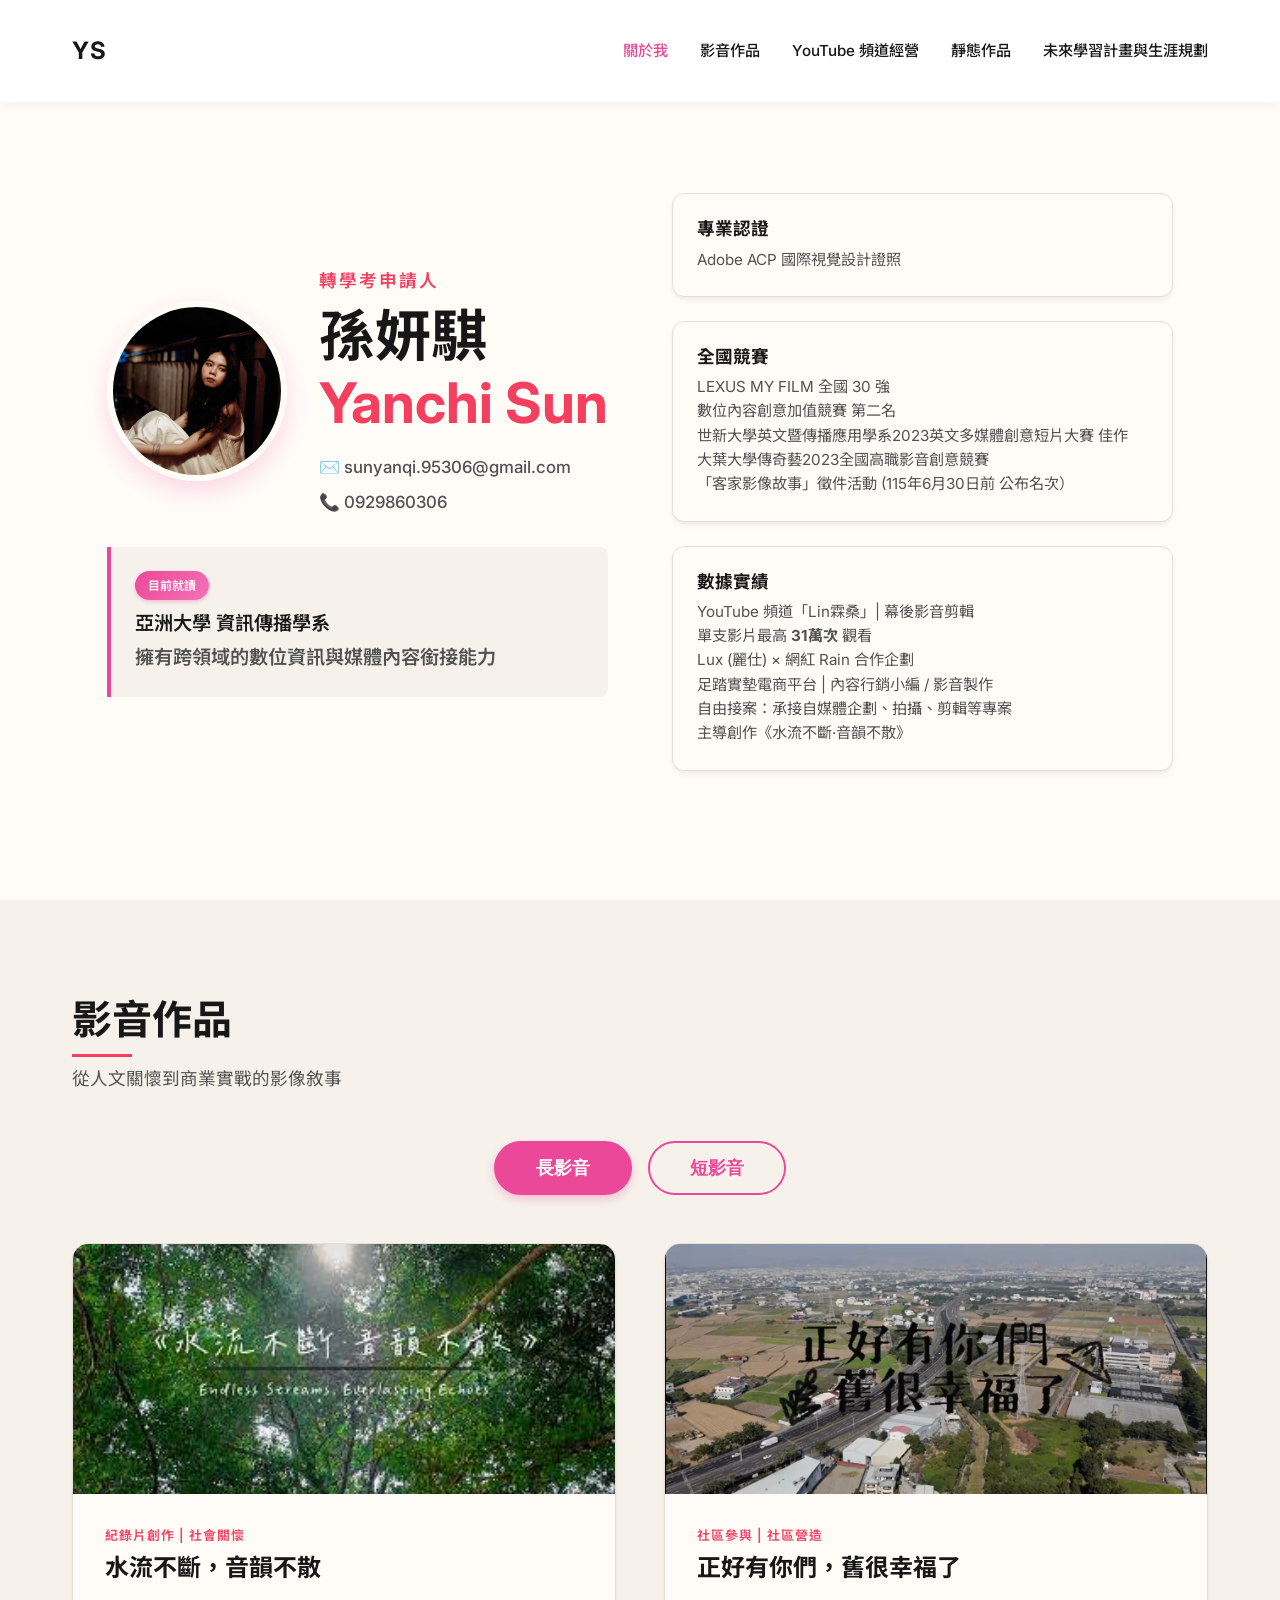
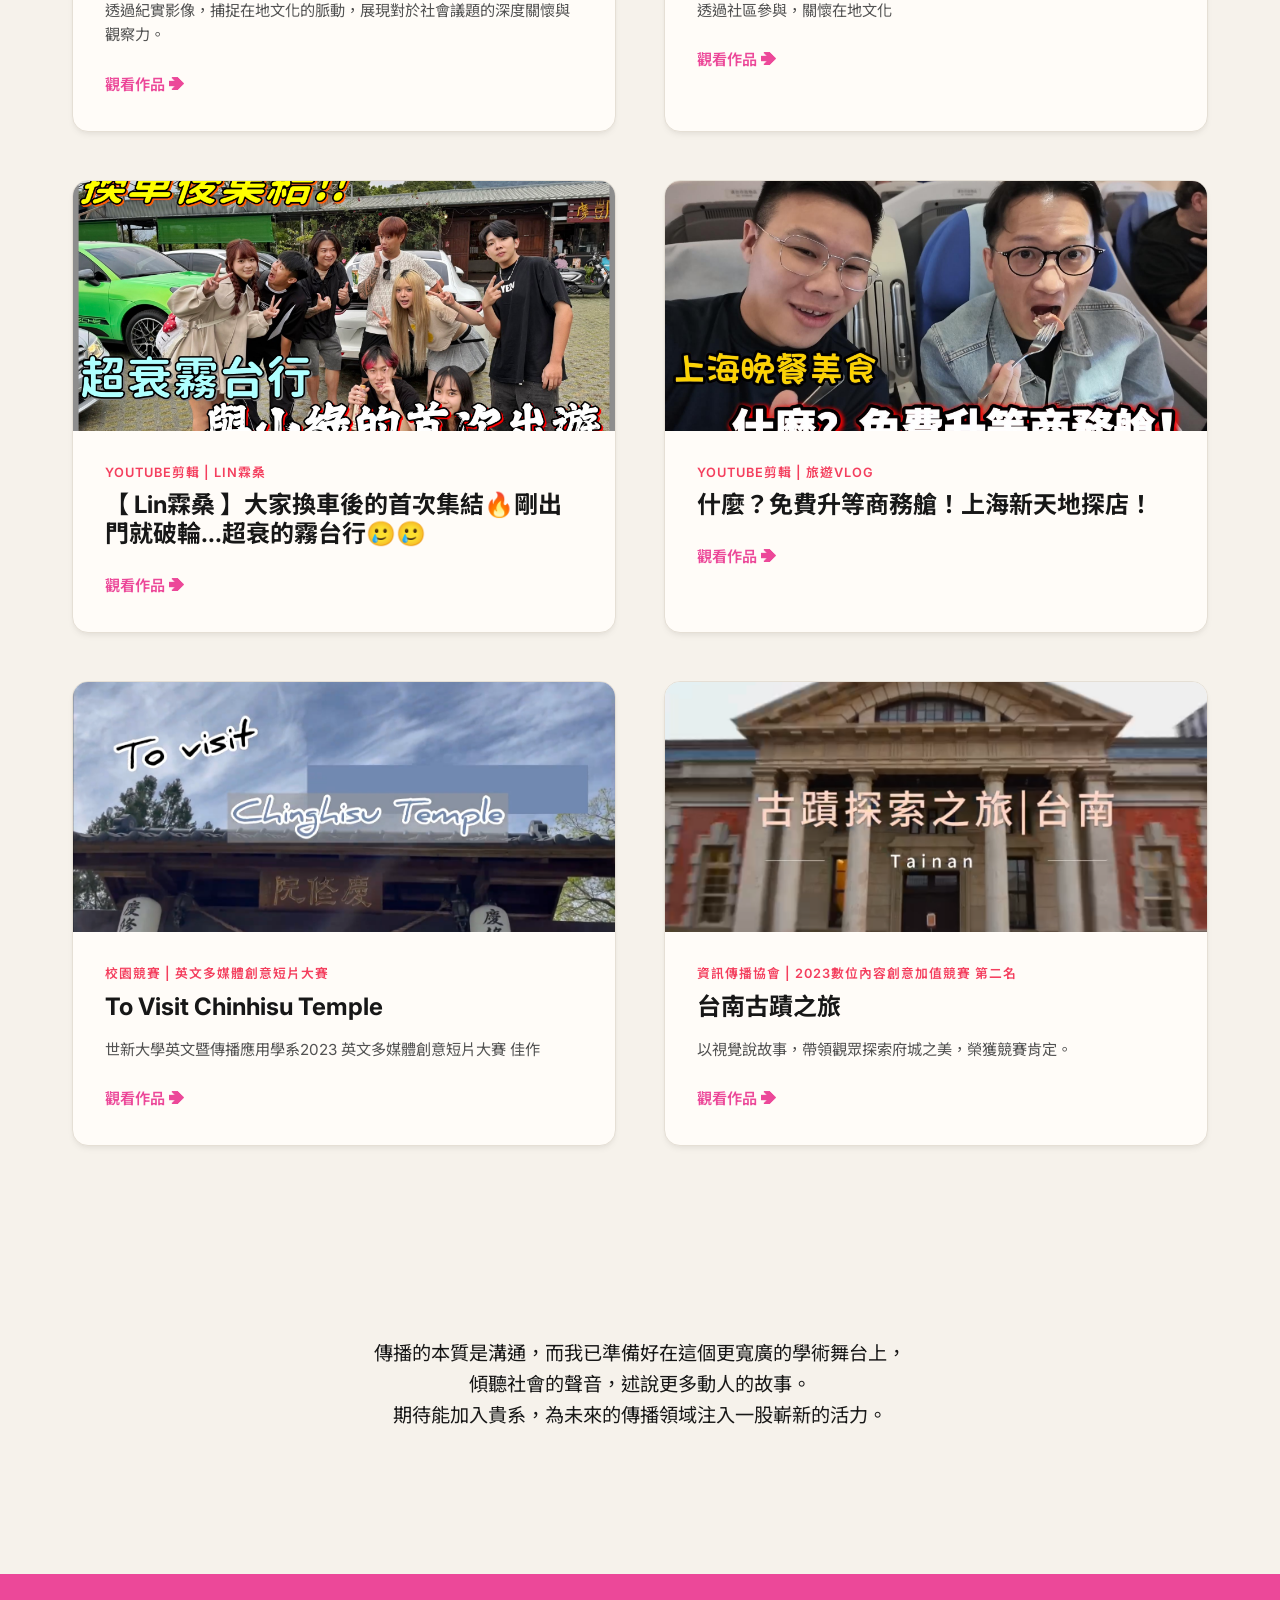
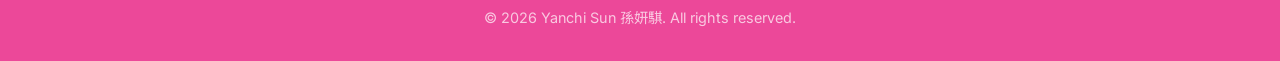
<file: index.html>
<!DOCTYPE html>
<html lang="zh-TW">

<head>
    <meta charset="UTF-8">
    <meta name="viewport" content="width=device-width, initial-scale=1.0">
    <meta name="description" content="孫妍騏 (Yanchi Sun) 個人網站">
    <title>孫妍騏 | 個人網站</title>
    <link rel="preconnect" href="https://fonts.googleapis.com">
    <link rel="preconnect" href="https://fonts.gstatic.com" crossorigin>
    <link
        href="https://fonts.googleapis.com/css2?family=Inter:wght@300;400;500;600;700&family=Noto+Sans+TC:wght@300;400;500;700&display=swap"
        rel="stylesheet">
    <link rel="stylesheet" href="style.css">
</head>

<body>
    <nav id="navbar">
        <div class="nav-container">
            <a href="index.html" class="nav-logo">YS</a>
            <ul class="nav-links">
                <li><a href="index.html#hero" style="color: var(--primary-color);">關於我</a></li>
                <li><a href="index.html#works">影音作品</a></li>
                <li><a href="youtube.html">YouTube 頻道經營</a></li>
                <li><a href="photography.html">靜態作品</a></li>
                <li><a href="sop.html">未來學習計畫與生涯規劃</a></li>
            </ul>
        </div>
    </nav>

    <!-- 1. 核心亮點 (The Candidate Profile) -->
    <section id="hero" class="section">
        <div class="container hero-container">
            <div class="hero-content reveal">
                <div class="profile-layout">
                    <div class="profile-photo">
                        <img src="photo/S__47808532.jpg" alt="孫妍騏 Yanchi Sun">
                    </div>
                    <div class="profile-text">
                        <p class="subtitle">轉學考申請人</p>
                        <h1 class="main-title">孫妍騏 <br><span class="highlight">Yanchi Sun</span></h1>
                        <div class="hero-contact">
                            <a href="mailto:sunyanqi.95306@gmail.com">✉️ sunyanqi.95306@gmail.com</a>
                            <a href="tel:0929860306">📞 0929860306</a>
                        </div>
                    </div>
                </div>
                <div class="current-bg">
                    <span class="tag">目前就讀</span>
                    <p>亞洲大學 資訊傳播學系</p>
                    <p class="tag-description">擁有跨領域的數位資訊與媒體內容銜接能力</p>
                </div>
            </div>

            <div class="hero-cards reveal reveal-delay">
                <div class="card honor-card">
                    <h3>專業認證</h3>
                    <p>Adobe ACP 國際視覺設計證照</p>
                </div>
                <div class="card honor-card">
                    <h3>全國競賽</h3>
                    <p>LEXUS MY FILM 全國 30 強</p>
                    <p>數位內容創意加值競賽 第二名</p>
                    <p>世新大學英文暨傳播應用學系2023英文多媒體創意短片大賽 佳作</p>
                    <p>大葉大學傳奇藝2023全國高職影音創意競賽</p>
                    <p>「客家影像故事」徵件活動 (115年6月30日前 公布名次） </p>
                </div>
                <div class="card honor-card">
                    <h3>數據實績</h3>
                    <p>YouTube 頻道「Lin霖桑」| 幕後影音剪輯</p>
                    <p>單支影片最高 <strong>31萬次</strong> 觀看</p>
                    <p>Lux (麗仕) × 網紅 Rain 合作企劃</p>
                    <p>足踏實墊電商平台 | 內容行銷小編 / 影音製作</p>
                    <p>自由接案：承接自媒體企劃、拍攝、剪輯等專案</p>
                    <p>主導創作《水流不斷·音韻不散》</p>
                </div>
            </div>
        </div>
    </section>

    <!-- 3. 代表作品集 (Selected Works) -->
    <section id="works" class="section bg-light">
        <div class="container">
            <h2 class="section-title reveal">影音作品</h2>
            <p class="section-subtitle reveal">從人文關懷到商業實戰的影像敘事</p>

            <div class="tabs-container reveal">
                <button class="tab-btn active" data-target="long-videos">長影音</button>
                <button class="tab-btn" data-target="short-videos">短影音</button>
            </div>

            <!-- 長影音 -->
            <div id="long-videos" class="tab-content active">
                <div class="works-grid">
                    <!-- 影視創作 2 -->
                    <div class="work-card reveal">
                        <a href="https://youtu.be/RZoBWevMnu4" target="_blank" class="work-img-wrapper"
                            style="display: block;">
                            <img src="photo/hakka.jpg" alt="水流不斷，音韻不散 側拍" class="work-img"
                                onerror="this.src='https://via.placeholder.com/600x400?text=Documentary'">
                        </a>
                        <div class="work-info">
                            <span class="work-category">紀錄片創作 | 社會關懷</span>
                            <h3>水流不斷，音韻不散</h3>
                            <p>透過紀實影像，捕捉在地文化的脈動，展現對於社會議題的深度關懷與觀察力。</p>
                            <a href="https://youtu.be/RZoBWevMnu4" target="_blank" class="work-link">觀看作品 ➔</a>
                        </div>
                    </div>

                    <!-- 影視創作 3 -->
                    <div class="work-card reveal reveal-delay">
                        <a href="https://youtu.be/hsZPQ51cXaA" target="_blank" class="work-img-wrapper"
                            style="display: block;">
                            <img src="photo/maxresdefault.jpg" alt="正好有你們，就很幸福了 側拍" class="work-img"
                                onerror="this.src='https://via.placeholder.com/600x400?text=Documentary'">
                        </a>
                        <div class="work-info">
                            <span class="work-category">社區參與 | 社區營造</span>
                            <h3>正好有你們，舊很幸福了</h3>
                            <p>透過社區參與，關懷在地文化</p>
                            <a href="https://youtu.be/hsZPQ51cXaA" target="_blank" class="work-link">觀看作品 ➔</a>
                        </div>
                    </div>

                    <!-- 影視創作 4 -->
                    <div class="work-card reveal reveal-delay">
                        <a href="https://youtu.be/P36B3Cg32gs?si=vQLxSed9Ul7kk3_l" target="_blank"
                            class="work-img-wrapper" style="display: block;">
                            <img src="photo/EP240.jpg" alt=" 【 Lin霖桑 】大家換車後的首次集結 " class="work-img"
                                onerror="this.src='https://via.placeholder.com/600x400?text=Documentary'">
                        </a>
                        <div class="work-info">
                            <span class="work-category">YouTube剪輯 | Lin霖桑</span>
                            <h3>【 Lin霖桑 】大家換車後的首次集結🔥剛出門就破輪...超衰的霧台行🥲🥲</h3>
                            <p></p>
                            <a href="https://youtu.be/P36B3Cg32gs?si=vQLxSed9Ul7kk3_l" target="_blank"
                                class="work-link">觀看作品 ➔</a>
                        </div>
                    </div>

                    <!-- 影視創作 4 -->
                    <div class="work-card reveal reveal-delay">
                        <a href="https://youtu.be/ZGSZkt3ehXA?si=nYuo4QbuztwMfJoZ" target="_blank"
                            class="work-img-wrapper" style="display: block;">
                            <img src="photo/EP01.jpg" alt="正好有你們，就很幸福了 側拍" class="work-img"
                                onerror="this.src='https://via.placeholder.com/600x400?text=Documentary'">
                        </a>
                        <div class="work-info">
                            <span class="work-category">YouTube剪輯 | 旅遊Vlog</span>
                            <h3>什麼？免費升等商務艙！上海新天地探店！</h3>
                            <p></p>
                            <a href="https://youtu.be/ZGSZkt3ehXA?si=nYuo4QbuztwMfJoZ" target="_blank"
                                class="work-link">觀看作品 ➔</a>
                        </div>
                    </div>

                    <!-- 影視創作 4 -->
                    <div class="work-card reveal">
                        <a href="https://www.youtube.com/watch?v=4s1SEfzUVJ0" target="_blank" class="work-img-wrapper"
                            style="display: block;">
                            <img src="photo/to visit.png" alt="To Visit 側拍" class="work-img"
                                onerror="this.src='https://via.placeholder.com/600x400?text=Documentary'">
                        </a>
                        <div class="work-info">
                            <span class="work-category">校園競賽 | 英文多媒體創意短片大賽</span>
                            <h3>To Visit Chinhisu Temple</h3>
                            <p>世新大學英文暨傳播應用學系2023 英文多媒體創意短片大賽 佳作</p>
                            <a href="https://www.youtube.com/watch?v=4s1SEfzUVJ0" target="_blank" class="work-link">觀看作品
                                ➔</a>
                        </div>
                    </div>

                    <!-- 影視創作 5 -->
                    <div class="work-card reveal reveal-delay">
                        <a href="https://youtu.be/RTnHp5DnC_Y" target="_blank" class="work-img-wrapper"
                            style="display: block;">
                            <img src="photo/tainan.png" alt="台南古蹟之旅 側拍" class="work-img"
                                onerror="this.src='https://via.placeholder.com/600x400?text=Documentary'">
                        </a>
                        <div class="work-info">
                            <span class="work-category">資訊傳播協會 | 2023數位內容創意加值競賽 第二名</span>
                            <h3>台南古蹟之旅</h3>
                            <p>以視覺說故事，帶領觀眾探索府城之美，榮獲競賽肯定。</p>
                            <a href="https://youtu.be/RTnHp5DnC_Y" target="_blank" class="work-link">觀看作品
                                ➔</a>
                        </div>
                    </div>
                </div>
            </div>


            <!-- 短影音 -->
            <div id="short-videos" class="tab-content">
                <div class="works-grid">
                    <!-- 影視創作 1 -->
                    <div class="work-card reveal">
                        <a href="https://www.instagram.com/reel/DIVXjulz5CI/?igsh=Mm1iMHo1cGNzeHE0" target="_blank"
                            class="work-img-wrapper" style="display: block;">
                            <img src="photo/LEXUS MY FILM.png" alt="我主張不服輸的價值 側拍" class="work-img"
                                onerror="this.src='https://via.placeholder.com/600x400?text=Lexus+Project'">
                        </a>
                        <div class="work-info">
                            <span class="work-category">影視創作 | LEXUS 入圍作品</span>
                            <h3>我主張不服輸的價值</h3>
                            <p>展現影像敘事張力，深刻描繪不屈不撓的精神，獲得 LEXUS MY FILM 全國 30 強肯定。</p>
                            <a href="https://www.instagram.com/reel/DIVXjulz5CI/?igsh=Mm1iMHo1cGNzeHE0" target="_blank"
                                class="work-link">觀看作品 ➔</a>
                        </div>
                    </div>

                    <!-- 商業行銷 -->
                    <div class="work-card reveal reveal-delay">
                        <a href="https://youtube.com/shorts/w4gEf8f7yV8?feature=share" target="_blank"
                            class="work-img-wrapper" style="display: block;">
                            <img src="photo/IMG_3236.jpg" alt="LUX 麗仕 x 網紅合作案 側拍" class="work-img"
                                onerror="this.src='https://via.placeholder.com/600x400?text=Commercial+Project'">
                        </a>
                        <div class="work-info">
                            <span class="work-category">商業行銷 | 執行</span>
                            <h3>LUX 麗仕 x 網紅合作案</h3>
                            <p>展現後製剪輯的獨立製作能力，並透過流量數據優化內容效益。</p>
                            <a href="https://youtube.com/shorts/w4gEf8f7yV8?feature=share" target="_blank"
                                class="work-link">觀看作品 ➔</a>
                        </div>
                    </div>

                    <!-- 影視創作 2 -->
                    <div class="work-card reveal">
                        <a href="https://www.instagram.com/reel/DKgUiZzT_wP/?igsh=ODBxYmxlM25sOGg3" target="_blank"
                            class="work-img-wrapper" style="display: block;">
                            <img src="photo/131531.png" alt="明月堂是血汗工廠 側拍" class="work-img"
                                onerror="this.src='https://via.placeholder.com/600x400?text=Lexus+Project'">
                        </a>
                        <div class="work-info">
                            <span class="work-category">影視創作 | 明月堂</span>
                            <h3>明月堂是血汗工廠</h3>
                            <p>以寫實的視角剖析職場文化，探討老闆對於自家產品品質的堅持。</p>
                            <a href="https://www.instagram.com/reel/DKgUiZzT_wP/?igsh=ODBxYmxlM25sOGg3" target="_blank"
                                class="work-link">觀看作品 ➔</a>
                        </div>
                    </div>

                    <!-- 影視創作 3 -->
                    <div class="work-card reveal">
                        <a href="https://www.instagram.com/reel/DIlYsPBTLEi/?igsh=YjN6Ym5raHdycnc0" target="_blank"
                            class="work-img-wrapper" style="display: block;">
                            <img src="photo/132745.png" alt="民宿日常 孫腫來了!! 側拍" class="work-img"
                                onerror="this.src='https://via.placeholder.com/600x400?text=Lexus+Project'">
                        </a>
                        <div class="work-info">
                            <span class="work-category">影視創作 | Tony的民宿日常</span>
                            <h3>民宿日常 孫腫來了!!</h3>
                            <p>本來以為孫腫答不出來，沒想到我賠了夫人又折兵。</p>
                            <a href="https://www.instagram.com/reel/DIlYsPBTLEi/?igsh=YjN6Ym5raHdycnc0" target="_blank"
                                class="work-link">觀看作品 ➔</a>
                        </div>
                    </div>

                    <!-- 影視創作 4 -->
                    <div class="work-card reveal">
                        <a href="https://youtube.com/shorts/SXCgfeTNXOU?feature=share" target="_blank"
                            class="work-img-wrapper" style="display: block;">
                            <img src="photo/01.jpg" alt="慈雲寶塔 側拍" class="work-img"
                                onerror="this.src='https://via.placeholder.com/600x400?text=Lexus+Project'">
                        </a>
                        <div class="work-info">
                            <span class="work-category">影視創作 | 慈雲寶塔</span>
                            <h3>慈雲寶塔</h3>
                            <p>慈雲寶塔到底厲害在哪裡？</p>
                            <a href="https://youtube.com/shorts/SXCgfeTNXOU?feature=share" target="_blank"
                                class="work-link">觀看作品 ➔</a>
                        </div>
                    </div>

                    <!-- 影視創作 5 -->
                    <div class="work-card reveal">
                        <a href="https://youtube.com/shorts/UiXe-c9vTCw?feature=share" target="_blank"
                            class="work-img-wrapper" style="display: block;">
                            <img src="photo/ep02.jpg" alt="高雄蘭美達 側拍" class="work-img"
                                onerror="this.src='https://via.placeholder.com/600x400?text=Lexus+Project'">
                        </a>
                        <div class="work-info">
                            <span class="work-category">影視創作 | 高雄蘭美達</span>
                            <h3>高雄蘭美達快問快答</h3>
                            <p>騎這台經典車出門，被貼滿便利貼?</p>
                            <a href="https://youtube.com/shorts/UiXe-c9vTCw?feature=share" target="_blank"
                                class="work-link">觀看作品 ➔</a>
                        </div>
                    </div>

                </div>
            </div>
        </div>
    </section>

    <!-- 5. 結語與聯繫 (Closing Statement) -->
    <section id="contact" class="section bg-light">
        <div class="container text-center reveal">
            <p class="closing-text">
                傳播的本質是溝通，而我已準備好在這個更寬廣的學術舞台上，<br>
                傾聽社會的聲音，述說更多動人的故事。<br>
                期待能加入貴系，為未來的傳播領域注入一股嶄新的活力。
            </p>
        </div>
    </section>

    <footer>
        <div class="container">
            <p>&copy; 2026 Yanchi Sun 孫妍騏. All rights reserved.</p>
        </div>
    </footer>

    <script src="script.js"></script>
</body>

</html>
</file>
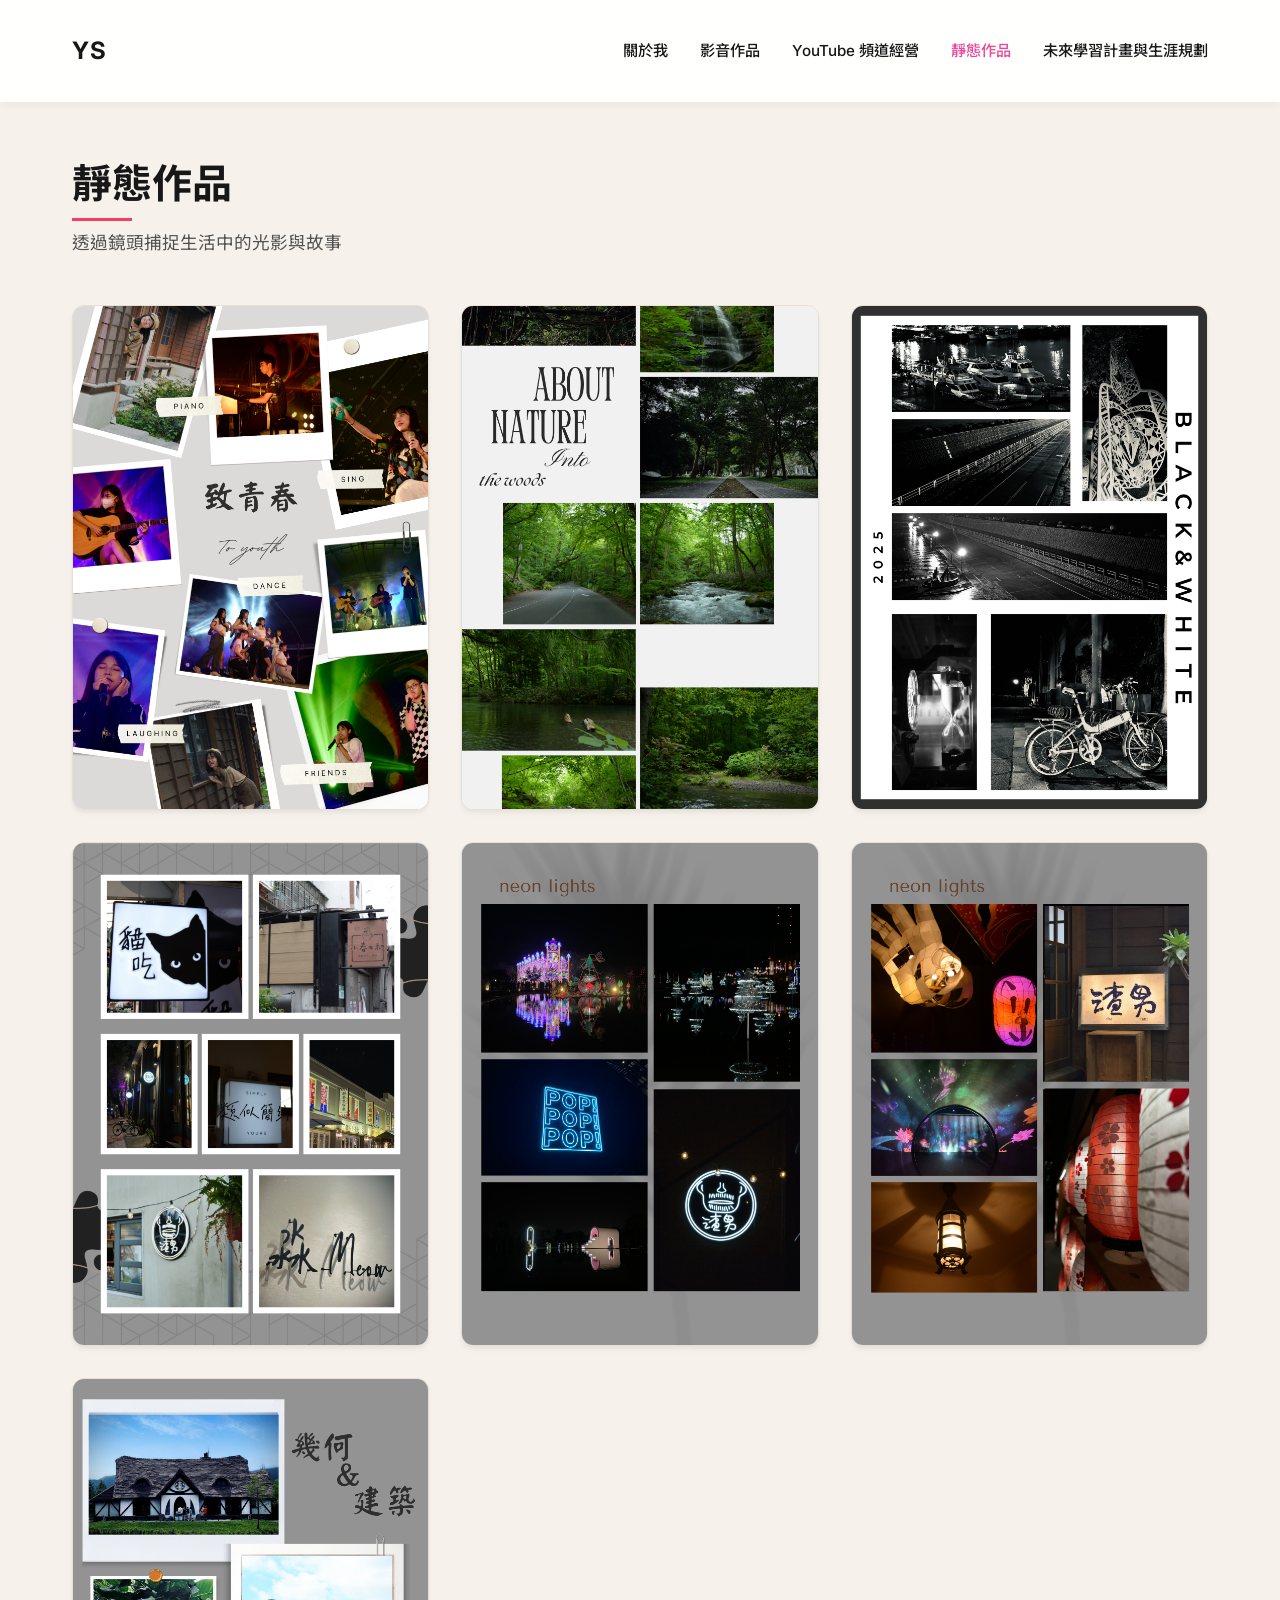
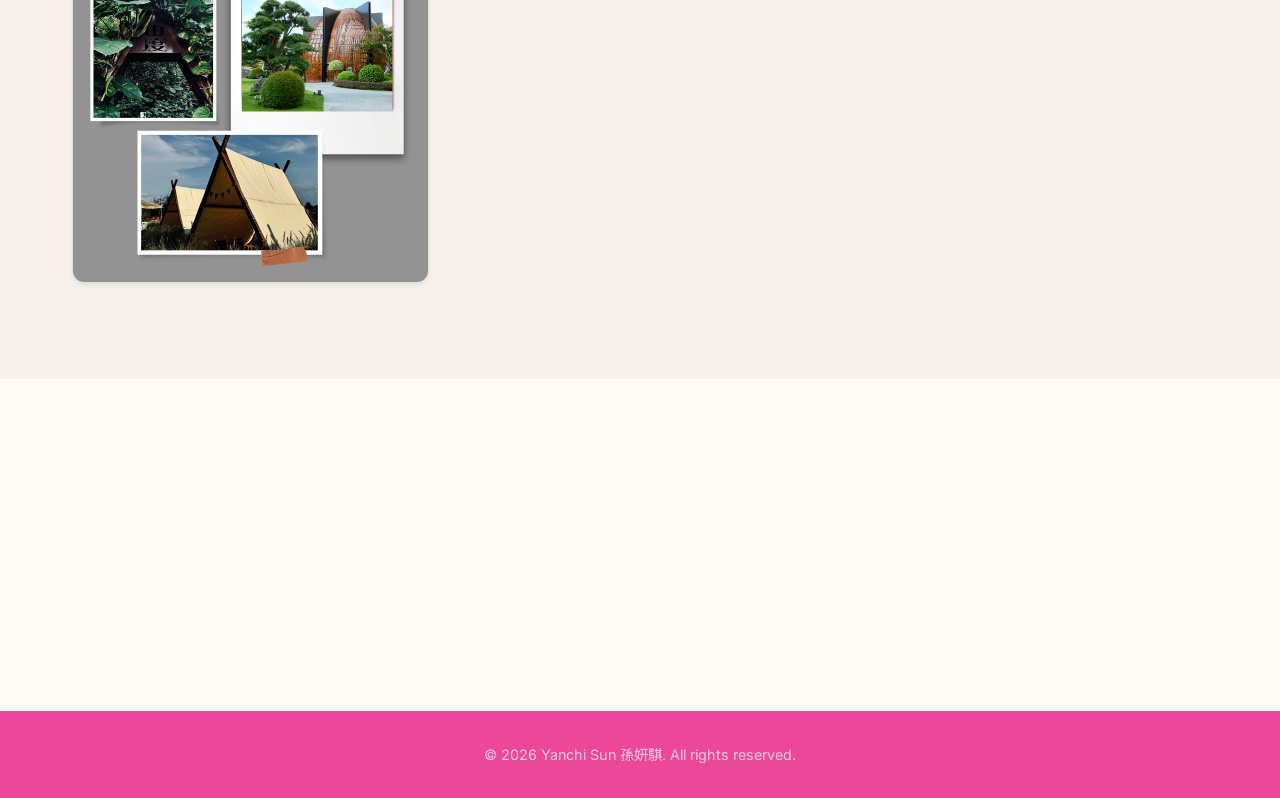
<file: photography.html>
<!DOCTYPE html>
<html lang="zh-TW">

<head>
    <meta charset="UTF-8">
    <meta name="viewport" content="width=device-width, initial-scale=1.0">
    <meta name="description" content="孫妍騏 (Yanchi Sun) 轉學考個人網站 - 大眾傳播學系申請">
    <title>靜態作品 | 孫妍騏 Yanchi Sun</title>
    <link rel="preconnect" href="https://fonts.googleapis.com">
    <link rel="preconnect" href="https://fonts.gstatic.com" crossorigin>
    <link
        href="https://fonts.googleapis.com/css2?family=Inter:wght@300;400;500;600;700&family=Noto+Sans+TC:wght@300;400;500;700&display=swap"
        rel="stylesheet">
    <link rel="stylesheet" href="style.css">
</head>

<body>
    <nav id="navbar">
        <div class="nav-container">
            <a href="index.html" class="nav-logo">YS</a>
            <ul class="nav-links">
                <li><a href="index.html#hero">關於我</a></li>
                <li><a href="index.html#works">影音作品</a></li>
                <li><a href="youtube.html">YouTube 頻道經營</a></li>
                <li><a href="photography.html" style="color: var(--primary-color);">靜態作品</a></li>
                <li><a href="sop.html">未來學習計畫與生涯規劃</a></li>
            </ul>
        </div>
    </nav>

    <!-- 攝影集 (Photography) -->
    <section id="photography" class="section bg-light" style="padding-top: 10rem; min-height: 80vh;">
        <div class="container">
            <h2 class="section-title reveal">靜態作品</h2>
            <p class="section-subtitle reveal">透過鏡頭捕捉生活中的光影與故事</p>

            <div class="photography-grid">
                <div class="photo-card reveal">
                    <img src="photo/photography/18.png" alt="攝影集作品 1">
                </div>
                <div class="photo-card reveal reveal-delay">
                    <img src="photo/photography/19.png" alt="攝影集作品 2">
                </div>
                <div class="photo-card reveal reveal-delay-2">
                    <img src="photo/photography/20.png" alt="攝影集作品 3">
                </div>
                <div class="photo-card reveal">
                    <img src="photo/photography/21.png" alt="攝影集作品 4">
                </div>
                <div class="photo-card reveal reveal-delay">
                    <img src="photo/photography/22.png" alt="攝影集作品 5">
                </div>
                <div class="photo-card reveal reveal-delay-2">
                    <img src="photo/photography/23.png" alt="攝影集作品 6">
                </div>
                <div class="photo-card reveal">
                    <img src="photo/photography/24.png" alt="攝影集作品 7">
                </div>
            </div>
        </div>
    </section>

    <!-- 5. 結語與聯繫 (Closing Statement) -->
    <section id="contact" class="section">
        <div class="container text-center reveal">
            <p class="closing-text">
                傳播的本質是溝通，而我已準備好在這個更寬廣的學術舞台上，<br>
                傾聽社會的聲音，述說更多動人的故事。<br>
                期待能加入貴系，為未來的傳播領域注入一股嶄新的活力。
            </p>
        </div>
    </section>

    <footer>
        <div class="container">
            <p>&copy; 2026 Yanchi Sun 孫妍騏. All rights reserved.</p>
        </div>
    </footer>

    <script src="script.js"></script>
</body>

</html>
</file>
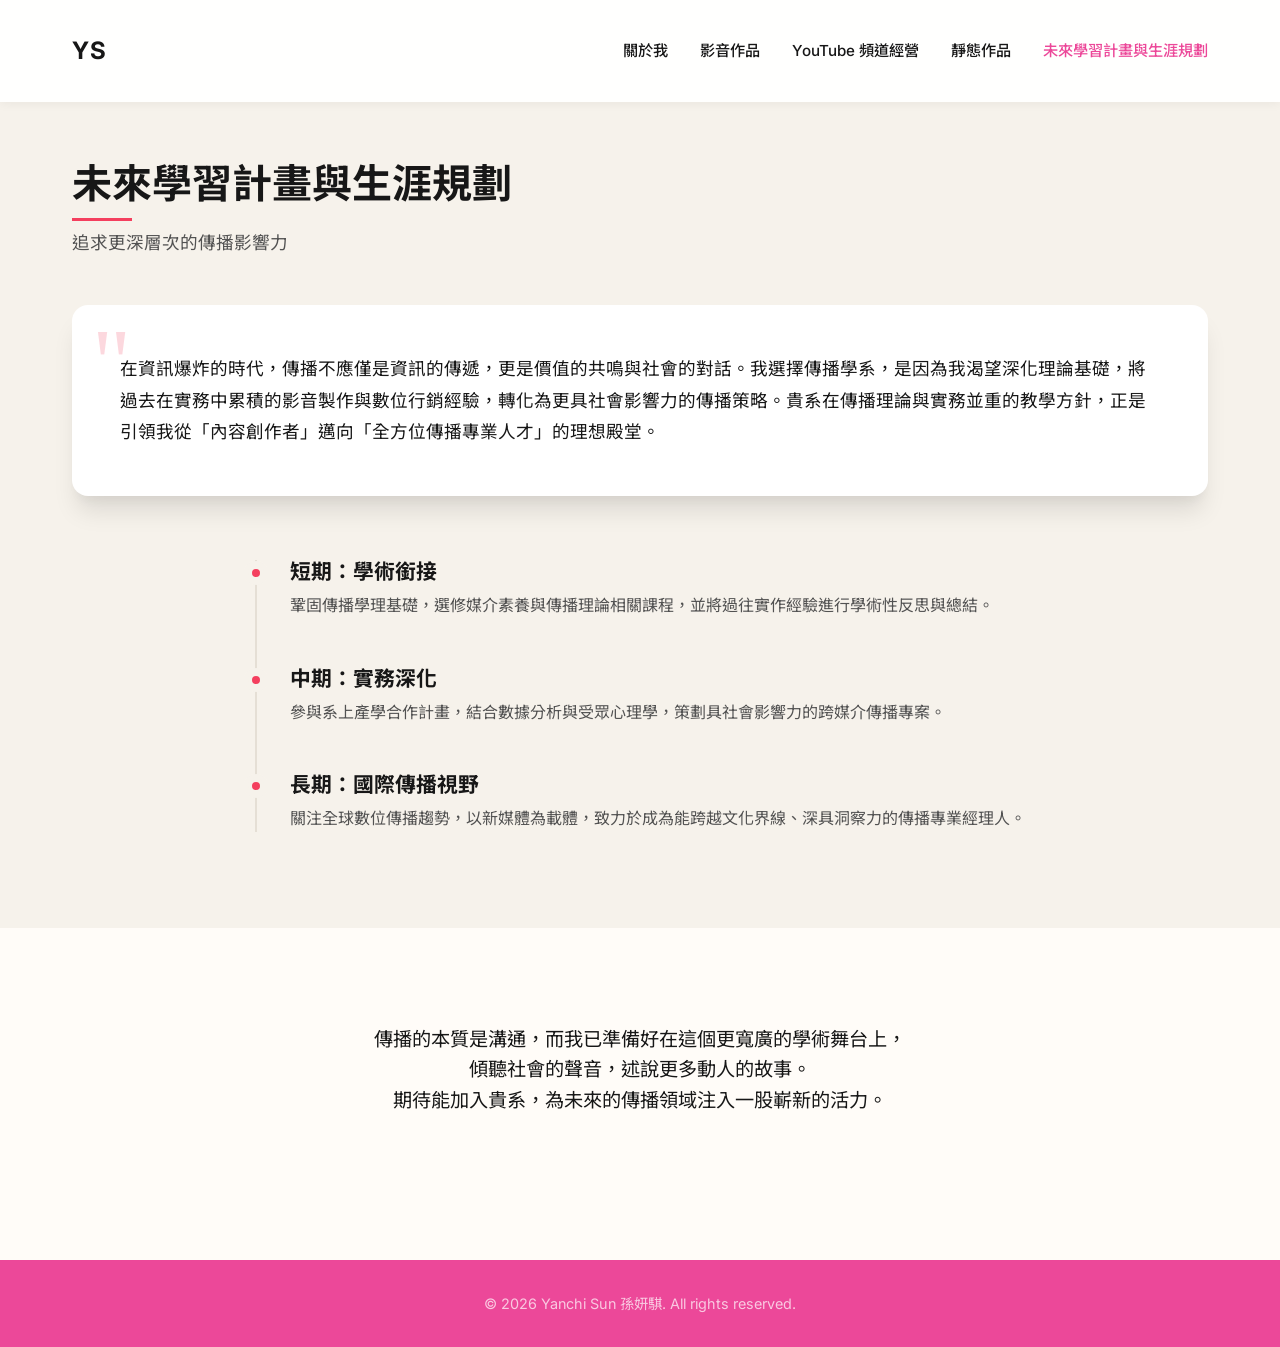
<file: sop.html>
<!DOCTYPE html>
<html lang="zh-TW">

<head>
    <meta charset="UTF-8">
    <meta name="viewport" content="width=device-width, initial-scale=1.0">
    <meta name="description" content="孫妍騏 (Yanchi Sun) 轉學考個人網站 - 大眾傳播學系申請">
    <title>未來學習計畫與生涯規劃 | 孫妍騏 Yanchi Sun</title>
    <link rel="preconnect" href="https://fonts.googleapis.com">
    <link rel="preconnect" href="https://fonts.gstatic.com" crossorigin>
    <link
        href="https://fonts.googleapis.com/css2?family=Inter:wght@300;400;500;600;700&family=Noto+Sans+TC:wght@300;400;500;700&display=swap"
        rel="stylesheet">
    <link rel="stylesheet" href="style.css">
</head>

<body>
    <nav id="navbar">
        <div class="nav-container">
            <a href="index.html" class="nav-logo">YS</a>
            <ul class="nav-links">
                <li><a href="index.html#hero">關於我</a></li>
                <li><a href="index.html#works">影音作品</a></li>
                <li><a href="youtube.html">YouTube 頻道經營</a></li>
                <li><a href="photography.html">靜態作品</a></li>
                <li><a href="sop.html" style="color: var(--primary-color);">未來學習計畫與生涯規劃</a></li>
            </ul>
        </div>
    </nav>

    <!-- 2. 學習動機與計畫 (Statement of Purpose) -->
    <section id="sop" class="section bg-light" style="padding-top: 10rem; min-height: 80vh;">
        <div class="container">
            <h2 class="section-title reveal">未來學習計畫與生涯規劃</h2>
            <p class="section-subtitle reveal">追求更深層次的傳播影響力</p>

            <div class="motivation-box reveal">
                <p>在資訊爆炸的時代，傳播不應僅是資訊的傳遞，更是價值的共鳴與社會的對話。我選擇傳播學系，是因為我渴望深化理論基礎，將過去在實務中累積的影音製作與數位行銷經驗，轉化為更具社會影響力的傳播策略。貴系在傳播理論與實務並重的教學方針，正是引領我從「內容創作者」邁向「全方位傳播專業人才」的理想殿堂。
                </p>
            </div>

            <div class="timeline reveal">
                <div class="timeline-item">
                    <div class="timeline-dot"></div>
                    <div class="timeline-content">
                        <h3>短期：學術銜接</h3>
                        <p>鞏固傳播學理基礎，選修媒介素養與傳播理論相關課程，並將過往實作經驗進行學術性反思與總結。</p>
                    </div>
                </div>
                <div class="timeline-item">
                    <div class="timeline-dot"></div>
                    <div class="timeline-content">
                        <h3>中期：實務深化</h3>
                        <p>參與系上產學合作計畫，結合數據分析與受眾心理學，策劃具社會影響力的跨媒介傳播專案。</p>
                    </div>
                </div>
                <div class="timeline-item">
                    <div class="timeline-dot"></div>
                    <div class="timeline-content">
                        <h3>長期：國際傳播視野</h3>
                        <p>關注全球數位傳播趨勢，以新媒體為載體，致力於成為能跨越文化界線、深具洞察力的傳播專業經理人。</p>
                    </div>
                </div>
            </div>
        </div>
    </section>

    <!-- 5. 結語與聯繫 (Closing Statement) -->
    <section id="contact" class="section">
        <div class="container text-center reveal">
            <p class="closing-text">
                傳播的本質是溝通，而我已準備好在這個更寬廣的學術舞台上，<br>
                傾聽社會的聲音，述說更多動人的故事。<br>
                期待能加入貴系，為未來的傳播領域注入一股嶄新的活力。
            </p>
        </div>
    </section>

    <footer>
        <div class="container">
            <p>&copy; 2026 Yanchi Sun 孫妍騏. All rights reserved.</p>
        </div>
    </footer>

    <script src="script.js"></script>
</body>

</html>
</file>
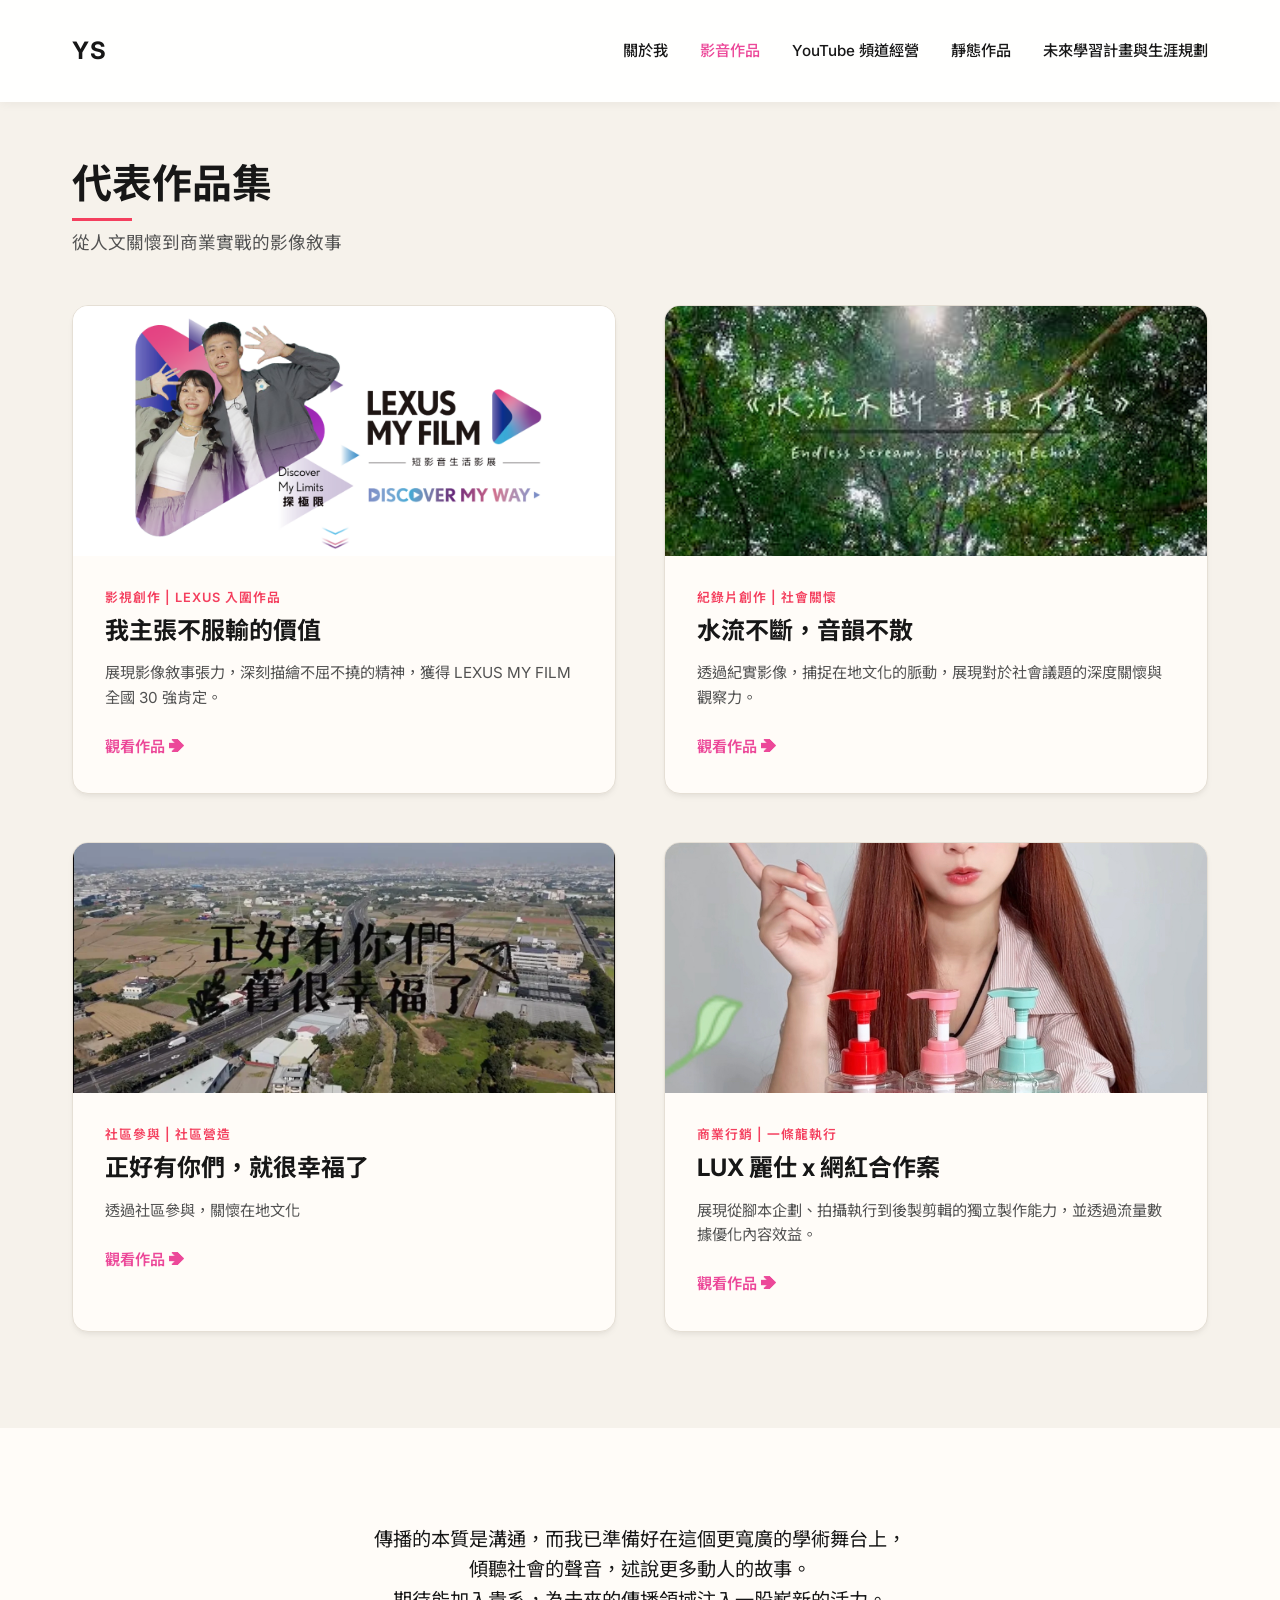
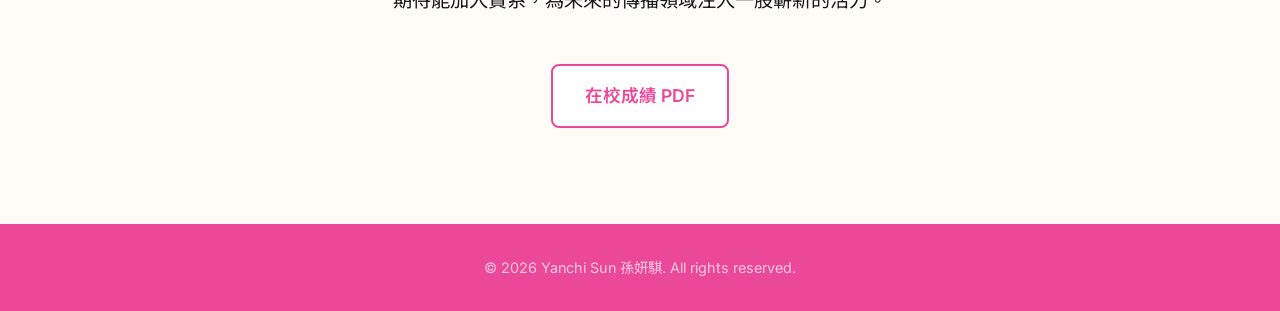
<file: works.html>
<!DOCTYPE html>
<html lang="zh-TW">

<head>
    <meta charset="UTF-8">
    <meta name="viewport" content="width=device-width, initial-scale=1.0">
    <meta name="description" content="孫妍騏 (Yanchi Sun) 轉學考個人網站 - 大眾傳播學系申請">
    <title>代表作品集 | 孫妍騏 Yanchi Sun</title>
    <link rel="preconnect" href="https://fonts.googleapis.com">
    <link rel="preconnect" href="https://fonts.gstatic.com" crossorigin>
    <link
        href="https://fonts.googleapis.com/css2?family=Inter:wght@300;400;500;600;700&family=Noto+Sans+TC:wght@300;400;500;700&display=swap"
        rel="stylesheet">
    <link rel="stylesheet" href="style.css">
</head>

<body>
    <nav id="navbar">
        <div class="nav-container">
            <a href="index.html" class="nav-logo">YS</a>
            <ul class="nav-links">
                <li><a href="index.html">關於我</a></li>
                <li><a href="works.html" style="color: var(--primary-color);">影音作品</a></li>
                <li><a href="youtube.html">YouTube 頻道經營</a></li>
                <li><a href="photography.html">靜態作品</a></li>
                <li><a href="sop.html">未來學習計畫與生涯規劃</a></li>
            </ul>
        </div>
    </nav>

    <!-- 3. 代表作品集 (Selected Works) -->
    <section id="works" class="section bg-light" style="padding-top: 10rem; min-height: 80vh;">
        <div class="container">
            <h2 class="section-title reveal">代表作品集</h2>
            <p class="section-subtitle reveal">從人文關懷到商業實戰的影像敘事</p>

            <div class="works-grid">
                <!-- 影視創作 1 -->
                <div class="work-card reveal">
                    <a href="https://www.instagram.com/reel/DIVXjulz5CI/?igsh=Mm1iMHo1cGNzeHE0" target="_blank"
                        class="work-img-wrapper" style="display: block;">
                        <img src="photo/LEXUS MY FILM.png" alt="我主張不服輸的價值 側拍" class="work-img"
                            onerror="this.src='https://via.placeholder.com/600x400?text=Lexus+Project'">
                    </a>
                    <div class="work-info">
                        <span class="work-category">影視創作 | LEXUS 入圍作品</span>
                        <h3>我主張不服輸的價值</h3>
                        <p>展現影像敘事張力，深刻描繪不屈不撓的精神，獲得 LEXUS MY FILM 全國 30 強肯定。</p>
                        <a href="https://www.instagram.com/reel/DIVXjulz5CI/?igsh=Mm1iMHo1cGNzeHE0" target="_blank"
                            class="work-link">觀看作品 ➔</a>
                    </div>
                </div>

                <!-- 影視創作 2 -->
                <div class="work-card reveal reveal-delay">
                    <a href="https://youtu.be/RZoBWevMnu4" target="_blank" class="work-img-wrapper"
                        style="display: block;">
                        <img src="photo/hakka.jpg" alt="水流不斷，音韻不散 側拍" class="work-img"
                            onerror="this.src='https://via.placeholder.com/600x400?text=Documentary'">
                    </a>
                    <div class="work-info">
                        <span class="work-category">紀錄片創作 | 社會關懷</span>
                        <h3>水流不斷，音韻不散</h3>
                        <p>透過紀實影像，捕捉在地文化的脈動，展現對於社會議題的深度關懷與觀察力。</p>
                        <a href="https://youtu.be/RZoBWevMnu4" target="_blank" class="work-link">觀看作品 ➔</a>
                    </div>
                </div>

                <!-- 影視創作 3 -->
                <div class="work-card reveal reveal-delay">
                    <a href="https://youtu.be/hsZPQ51cXaA" target="_blank" class="work-img-wrapper"
                        style="display: block;">
                        <img src="photo/maxresdefault.jpg" alt="正好有你們，就很幸福了 側拍" class="work-img"
                            onerror="this.src='https://via.placeholder.com/600x400?text=Documentary'">
                    </a>
                    <div class="work-info">
                        <span class="work-category">社區參與 | 社區營造</span>
                        <h3>正好有你們，就很幸福了</h3>
                        <p>透過社區參與，關懷在地文化</p>
                        <a href="https://youtu.be/hsZPQ51cXaA" target="_blank" class="work-link">觀看作品 ➔</a>
                    </div>
                </div>

                <!-- 商業行銷 -->
                <div class="work-card reveal">
                    <a href="https://drive.google.com/file/d/1Ou9dTj-z28VEyemb1RxglheNagubTJNL/view" target="_blank"
                        class="work-img-wrapper" style="display: block;">
                        <img src="photo/IMG_3236.jpg" alt="LUX 麗仕 x 網紅合作案 側拍" class="work-img"
                            onerror="this.src='https://via.placeholder.com/600x400?text=Commercial+Project'">
                    </a>
                    <div class="work-info">
                        <span class="work-category">商業行銷 | 一條龍執行</span>
                        <h3>LUX 麗仕 x 網紅合作案</h3>
                        <p>展現從腳本企劃、拍攝執行到後製剪輯的獨立製作能力，並透過流量數據優化內容效益。</p>
                        <a href="https://drive.google.com/file/d/1Ou9dTj-z28VEyemb1RxglheNagubTJNL/view" target="_blank"
                            class="work-link">觀看作品 ➔</a>
                    </div>
                </div>
            </div>
        </div>
    </section>

    <!-- 5. 結語與聯繫 (Closing Statement) -->
    <section id="contact" class="section">
        <div class="container text-center reveal">
            <p class="closing-text">
                傳播的本質是溝通，而我已準備好在這個更寬廣的學術舞台上，<br>
                傾聽社會的聲音，述說更多動人的故事。<br>
                期待能加入貴系，為未來的傳播領域注入一股嶄新的活力。
            </p>

            <div class="action-buttons">
                <a href="茲證明本校.pdf" target="_blank" class="btn btn-secondary">
                    在校成績 PDF
                </a>
            </div>
        </div>
    </section>

    <footer>
        <div class="container">
            <p>&copy; 2026 Yanchi Sun 孫妍騏. All rights reserved.</p>
        </div>
    </footer>

    <script src="script.js"></script>
</body>

</html>
</file>
<file: style.css>
:root {
    --primary-color: #ec4899;    /* 亮玫瑰粉 - 活潑且具親和力 */
    --accent-color: #f43f5e;     /* 櫻桃/珊瑚紅 - 重點強調 */
    --accent-light: #fbcfe8;     /* 淺粉色 */
    --bg-white: #fffcf8;         /* 偏暖的米白，取代刺眼的純白 */
    --bg-light: #f6f2eb;         /* 溫潤質感的米色/燕麥色背景 */
    --text-main: #171717;        /* 極深灰色（接近純黑），提升閱讀舒適度 */
    --text-light: #525252;       /* 深灰色（次要文字） */
    --border-color: #e5dfd5;     /* 配合米色背景調整邊框顏色 */
    
    --font-heading: 'Inter', 'Noto Sans TC', sans-serif;
    --font-body: 'Inter', 'Noto Sans TC', sans-serif;
    
    --transition: all 0.3s cubic-bezier(0.25, 0.8, 0.25, 1);
    --shadow-sm: 0 4px 6px -1px rgba(0, 0, 0, 0.05), 0 2px 4px -1px rgba(0, 0, 0, 0.03);
    --shadow-md: 0 10px 15px -3px rgba(0, 0, 0, 0.05), 0 4px 6px -2px rgba(0, 0, 0, 0.03);
    --shadow-lg: 0 20px 25px -5px rgba(0, 0, 0, 0.1), 0 10px 10px -5px rgba(0, 0, 0, 0.04);
}

* {
    margin: 0;
    padding: 0;
    box-sizing: border-box;
}

html {
    scroll-behavior: smooth;
    scroll-padding-top: 80px;
    font-size: 16px;
}

body {
    font-family: var(--font-body);
    color: var(--text-main);
    background-color: var(--bg-white);
    line-height: 1.6;
    overflow-x: hidden;
}

h1, h2, h3, h4, h5, h6 {
    font-family: var(--font-heading);
    color: var(--text-main); /* 將標題顏色改為深黑色系，不再使用粉色 */
    line-height: 1.2;
}

a {
    text-decoration: none;
    color: inherit;
    transition: var(--transition);
}

ul {
    list-style: none;
}

.container {
    max-width: 1200px;
    margin: 0 auto;
    padding: 0 2rem;
}

.section {
    padding: 6rem 0;
}

.bg-light {
    background-color: var(--bg-light);
}

.text-gold {
    color: var(--accent-color);
}

.text-center {
    text-align: center;
}

/* Navbar */
#navbar {
    position: fixed;
    top: 0;
    left: 0;
    width: 100%;
    background-color: rgba(255, 255, 255, 0.95);
    backdrop-filter: blur(10px);
    z-index: 1000;
    box-shadow: 0 2px 10px rgba(0,0,0,0.05);
    transition: var(--transition);
}

.nav-container {
    max-width: 1200px;
    margin: 0 auto;
    padding: 1rem 2rem;
    display: flex;
    justify-content: space-between;
    align-items: center;
}

.nav-logo {
    font-weight: 700;
    font-size: 1.5rem;
    color: var(--text-main); /* 導覽列 Logo 顏色改為深黑 */
    letter-spacing: 1px;
}

.nav-links {
    display: flex;
    gap: 2rem;
}

.nav-links a {
    font-weight: 500;
    font-size: 0.95rem;
    color: var(--text-main);
    position: relative;
}

.nav-links a::after {
    content: '';
    position: absolute;
    width: 0;
    height: 2px;
    bottom: -4px;
    left: 0;
    background-color: var(--accent-color);
    transition: var(--transition);
}

.nav-links a:hover::after {
    width: 100%;
}

/* Typography & Titles */
.section-title {
    font-size: 2.5rem;
    font-weight: 700;
    margin-bottom: 0.5rem;
    position: relative;
    display: inline-block;
}

.section-title::after {
    content: '';
    display: block;
    width: 60px;
    height: 3px;
    background-color: var(--accent-color);
    margin-top: 10px;
}

.section-subtitle {
    font-size: 1.1rem;
    color: var(--text-light);
    margin-bottom: 3rem;
}

/* Reveal Animations */
.reveal {
    opacity: 0;
    transform: translateY(30px);
    transition: opacity 0.8s ease-out, transform 0.8s ease-out;
}

.reveal.active {
    opacity: 1;
    transform: translateY(0);
}

.reveal-delay {
    transition-delay: 0.2s;
}

/* 1. Hero Section */
#hero {
    padding-top: 10rem;
    min-height: 100vh;
    display: flex;
    align-items: center;
}

.hero-container {
    display: grid;
    grid-template-columns: 1fr 1fr;
    gap: 4rem;
    align-items: center;
}

.subtitle {
    font-size: 1.1rem;
    color: var(--accent-color);
    font-weight: 600;
    letter-spacing: 2px;
    text-transform: uppercase;
    margin-bottom: 0.5rem;
}

.profile-layout {
    display: flex;
    align-items: center;
    gap: 2rem;
    margin-bottom: 2rem;
}

.profile-photo {
    flex-shrink: 0;
    width: 180px;
    height: 180px;
    border-radius: 50%;
    overflow: hidden;
    border: 6px solid var(--bg-white);
    box-shadow: 0 10px 25px rgba(236, 72, 153, 0.2);
}

.profile-photo img {
    width: 100%;
    height: 100%;
    object-fit: cover;
}

.main-title {
    font-size: 3.5rem;
    margin-bottom: 0.5rem;
}

.highlight {
    color: var(--accent-color);
}

.sub-headline {
    font-size: 1.6rem;
    font-weight: 400;
    color: var(--text-light);
    margin-bottom: 0;
}

.hero-contact {
    margin-top: 1rem;
    display: flex;
    flex-direction: column;
    gap: 0.5rem;
}

.hero-contact a {
    font-size: 1.05rem;
    font-weight: 500;
    color: var(--text-light);
    display: inline-flex;
    align-items: center;
    gap: 0.5rem;
}

.hero-contact a:hover {
    color: var(--primary-color);
}

.current-bg {
    background: var(--bg-light);
    padding: 1.5rem;
    border-left: 4px solid var(--primary-color);
    border-radius: 0 8px 8px 0;
}

.tag {
    display: inline-block;
    background: linear-gradient(135deg, var(--primary-color), #f472b6);
    color: white;
    font-size: 0.75rem;
    padding: 0.3rem 0.8rem;
    border-radius: 20px; /* 更圓潤活潑的形狀 */
    margin-bottom: 0.5rem;
    font-weight: 600;
    box-shadow: 0 2px 4px rgba(236, 72, 153, 0.3);
}

.current-bg p:not(.tag) {
    font-weight: 600;
    font-size: 1.2rem;
}

.current-bg .tag-description {
    font-weight: 400;
    font-size: 0.95rem;
    color: var(--text-light);
    margin-top: 0.2rem;
}

.hero-cards {
    display: flex;
    flex-direction: column;
    gap: 1.5rem;
}

.honor-card {
    background: var(--bg-white);
    padding: 1.5rem;
    border-radius: 12px;
    box-shadow: var(--shadow-sm);
    border: 1px solid var(--border-color);
    transition: var(--transition);
    display: flex;
    flex-direction: column;
}

.honor-card:hover {
    transform: translateY(-5px);
    box-shadow: var(--shadow-md);
    border-color: var(--accent-color);
}

.card-icon {
    font-size: 2rem;
    margin-bottom: 0.5rem;
}

.honor-card h3 {
    font-size: 1.1rem;
    margin-bottom: 0.5rem;
}

.honor-card p {
    font-size: 0.95rem;
    color: var(--text-light);
}

/* 2. SOP */
.motivation-box {
    background: white;
    padding: 3rem;
    border-radius: 16px;
    box-shadow: var(--shadow-lg);
    position: relative;
    margin-bottom: 4rem;
}

.motivation-box::before {
    content: '"';
    position: absolute;
    top: 10px;
    left: 20px;
    font-size: 6rem;
    color: var(--accent-color);
    opacity: 0.2;
    font-family: serif;
    line-height: 1;
}

.motivation-box p {
    font-size: 1.1rem;
    line-height: 1.8;
    position: relative;
    z-index: 1;
}

.timeline {
    position: relative;
    max-width: 800px;
    margin: 0 auto;
}

.timeline::before {
    content: '';
    position: absolute;
    left: 15px;
    top: 0;
    height: 100%;
    width: 2px;
    background: var(--border-color);
}

.timeline-item {
    position: relative;
    padding-left: 50px;
    margin-bottom: 3rem;
}

.timeline-item:last-child {
    margin-bottom: 0;
}

.timeline-dot {
    position: absolute;
    left: 8px;
    top: 5px;
    width: 16px;
    height: 16px;
    border-radius: 50%;
    background: var(--accent-color);
    border: 4px solid var(--bg-light);
    box-shadow: 0 0 0 4px var(--bg-light);
    transition: var(--transition);
}

.timeline-item:hover .timeline-dot {
    transform: scale(1.3);
    background: var(--primary-color);
}

.timeline-content h3 {
    font-size: 1.3rem;
    margin-bottom: 0.5rem;
}

.timeline-content p {
    color: var(--text-light);
}

/* 3. Works */
/* Tabs */
.tabs-container {
    display: flex;
    justify-content: center;
    gap: 1rem;
    margin-bottom: 3rem;
}

.tab-btn {
    padding: 0.8rem 2.5rem;
    border: 2px solid var(--primary-color);
    background: transparent;
    color: var(--primary-color);
    font-size: 1.1rem;
    font-weight: 600;
    border-radius: 30px;
    cursor: pointer;
    transition: var(--transition);
}

.tab-btn.active, .tab-btn:hover {
    background: var(--primary-color);
    color: white;
    box-shadow: 0 4px 10px rgba(236, 72, 153, 0.3);
}

.tab-content {
    display: none;
}

.tab-content.active {
    display: block;
    animation: fadeIn 0.5s ease;
}

@keyframes fadeIn {
    from { opacity: 0; transform: translateY(10px); }
    to { opacity: 1; transform: translateY(0); }
}

.works-grid {
    display: grid;
    grid-template-columns: repeat(2, 1fr);
    gap: 3rem;
}

.work-card {
    background: var(--bg-white);
    border-radius: 16px;
    overflow: hidden;
    box-shadow: var(--shadow-sm);
    transition: var(--transition);
    border: 1px solid var(--border-color);
}

.work-card:hover {
    transform: translateY(-10px);
    box-shadow: var(--shadow-lg);
}

.work-img-wrapper {
    width: 100%;
    height: 250px;
    overflow: hidden;
    background: #eaeaea;
}

#short-videos .works-grid {
    grid-template-columns: repeat(auto-fit, minmax(250px, 320px));
    justify-content: center;
}

#short-videos .work-img-wrapper {
    height: auto;
    aspect-ratio: 9 / 16;
}

.work-img {
    width: 100%;
    height: 100%;
    object-fit: cover;
    transition: transform 0.5s ease;
}

.work-card:hover .work-img {
    transform: scale(1.05);
}

.work-info {
    padding: 2rem;
}

.work-category {
    font-size: 0.8rem;
    color: var(--accent-color);
    font-weight: 600;
    letter-spacing: 1px;
    text-transform: uppercase;
    display: block;
    margin-bottom: 0.5rem;
}

.work-info h3 {
    font-size: 1.5rem;
    margin-bottom: 1rem;
}

.work-info p {
    color: var(--text-light);
    font-size: 0.95rem;
    margin-bottom: 1.5rem;
}

.work-link {
    display: inline-block;
    font-size: 0.95rem;
    font-weight: 600;
    color: var(--primary-color);
    border-bottom: 2px solid transparent;
    transition: var(--transition);
}

.work-link:hover {
    color: var(--accent-color);
    border-color: var(--accent-color);
    transform: translateX(5px);
}

/* 4. YouTube Section */
.youtube-grid {
    display: grid;
    grid-template-columns: repeat(3, 1fr);
    gap: 2rem;
}

.youtube-card {
    background: var(--bg-white);
    border-radius: 16px;
    overflow: hidden;
    box-shadow: 0 4px 15px rgba(236, 72, 153, 0.1);
    border: 1px solid var(--border-color);
    transition: var(--transition);
    display: flex;
    flex-direction: column;
}

.youtube-card:hover {
    transform: translateY(-10px);
    box-shadow: 0 10px 25px rgba(236, 72, 153, 0.2);
}

.video-wrapper {
    width: 100%;
    aspect-ratio: 16 / 9;
    background: #e2e8f0;
    position: relative;
}

.video-placeholder {
    position: absolute;
    top: 0; left: 0; width: 100%; height: 100%;
    display: flex;
    align-items: center;
    justify-content: center;
    color: var(--text-light);
    font-weight: 600;
}

.video-wrapper iframe {
    width: 100%;
    height: 100%;
    border: none;
}

.video-stats {
    padding: 1.5rem;
    flex-grow: 1;
    display: flex;
    flex-direction: column;
}

.video-stats h3 {
    font-size: 1.2rem;
    margin-bottom: 1rem;
}

.stat-row {
    display: flex;
    justify-content: space-between;
    margin-bottom: 0.5rem;
    font-weight: 500;
}

.proof-img {
    margin-top: auto;
    padding-top: 1rem;
    border-top: 1px solid var(--border-color);
}

.proof-img img {
    width: 100%;
    border-radius: 8px;
    box-shadow: 0 2px 8px rgba(0,0,0,0.05);
}

.reveal-delay-2 {
    transition-delay: 0.4s;
}

/* Photography Section */
.photography-grid {
    display: grid;
    grid-template-columns: repeat(3, 1fr);
    gap: 2rem;
    align-items: start;
}

.photo-card {
    background: var(--bg-white);
    border-radius: 12px;
    overflow: hidden;
    box-shadow: var(--shadow-sm);
    border: 1px solid var(--border-color);
    transition: var(--transition);
    cursor: pointer;
    display: flex;
}

.photo-card img {
    width: 100%;
    height: auto;
    display: block;
    transition: transform 0.5s ease;
}

.photo-card:hover {
    box-shadow: var(--shadow-md);
    border-color: var(--primary-color);
}

.photo-card:hover img {
    transform: scale(1.05);
}

/* 5. Contact */
.closing-text {
    font-size: 1.2rem;
    max-width: 700px;
    margin: 0 auto 3rem;
    color: var(--text-main);
}

.contact-info {
    margin-bottom: 3rem;
}

.email-link {
    font-size: 1.5rem;
    font-weight: 600;
    color: var(--primary-color);
    border-bottom: 2px solid transparent;
}

.email-link:hover {
    color: var(--accent-color);
    border-color: var(--accent-color);
}

.action-buttons {
    display: flex;
    justify-content: center;
    gap: 1.5rem;
}

.btn {
    display: inline-flex;
    align-items: center;
    gap: 0.5rem;
    padding: 1rem 2rem;
    border-radius: 8px;
    font-weight: 600;
    font-size: 1.1rem;
    cursor: pointer;
    transition: var(--transition);
}

.btn-primary {
    background: linear-gradient(135deg, var(--primary-color), #db2777);
    color: white;
    box-shadow: 0 4px 15px rgba(236, 72, 153, 0.4);
}

.btn-primary:hover {
    background: linear-gradient(135deg, #db2777, #be185d);
    transform: translateY(-3px) scale(1.02); /* 增加一點放大的活力感 */
    box-shadow: 0 8px 25px rgba(236, 72, 153, 0.5);
}

.btn-secondary {
    background-color: white;
    color: var(--primary-color);
    border: 2px solid var(--primary-color);
}

.btn-secondary:hover {
    background-color: var(--bg-light);
    transform: translateY(-3px);
}

footer {
    background-color: var(--primary-color);
    color: rgba(255, 255, 255, 0.7);
    text-align: center;
    padding: 2rem 0;
    font-size: 0.9rem;
}

/* Responsive */
@media (max-width: 992px) {
    .hero-container, .works-grid, .youtube-grid, .photography-grid {
        grid-template-columns: 1fr;
        gap: 3rem;
    }
    
    .main-title {
        font-size: 3rem;
    }
    
    #hero {
        padding-top: 8rem;
        padding-bottom: 4rem;
    }
}

@media (max-width: 768px) {
    .nav-links {
        display: none; /* In real app, add hamburger menu */
    }
    
    .profile-layout {
        flex-direction: column;
        align-items: flex-start;
        gap: 1.5rem;
    }
    
    .profile-photo {
        width: 140px;
        height: 140px;
    }
    
    .section-title {
        font-size: 2rem;
    }
    
    .action-buttons {
        flex-direction: column;
    }
    
    .timeline::before {
        left: 0;
    }
    
    .timeline-item {
        padding-left: 30px;
    }
    
    .timeline-dot {
        left: -7px;
    }
}
</file>
